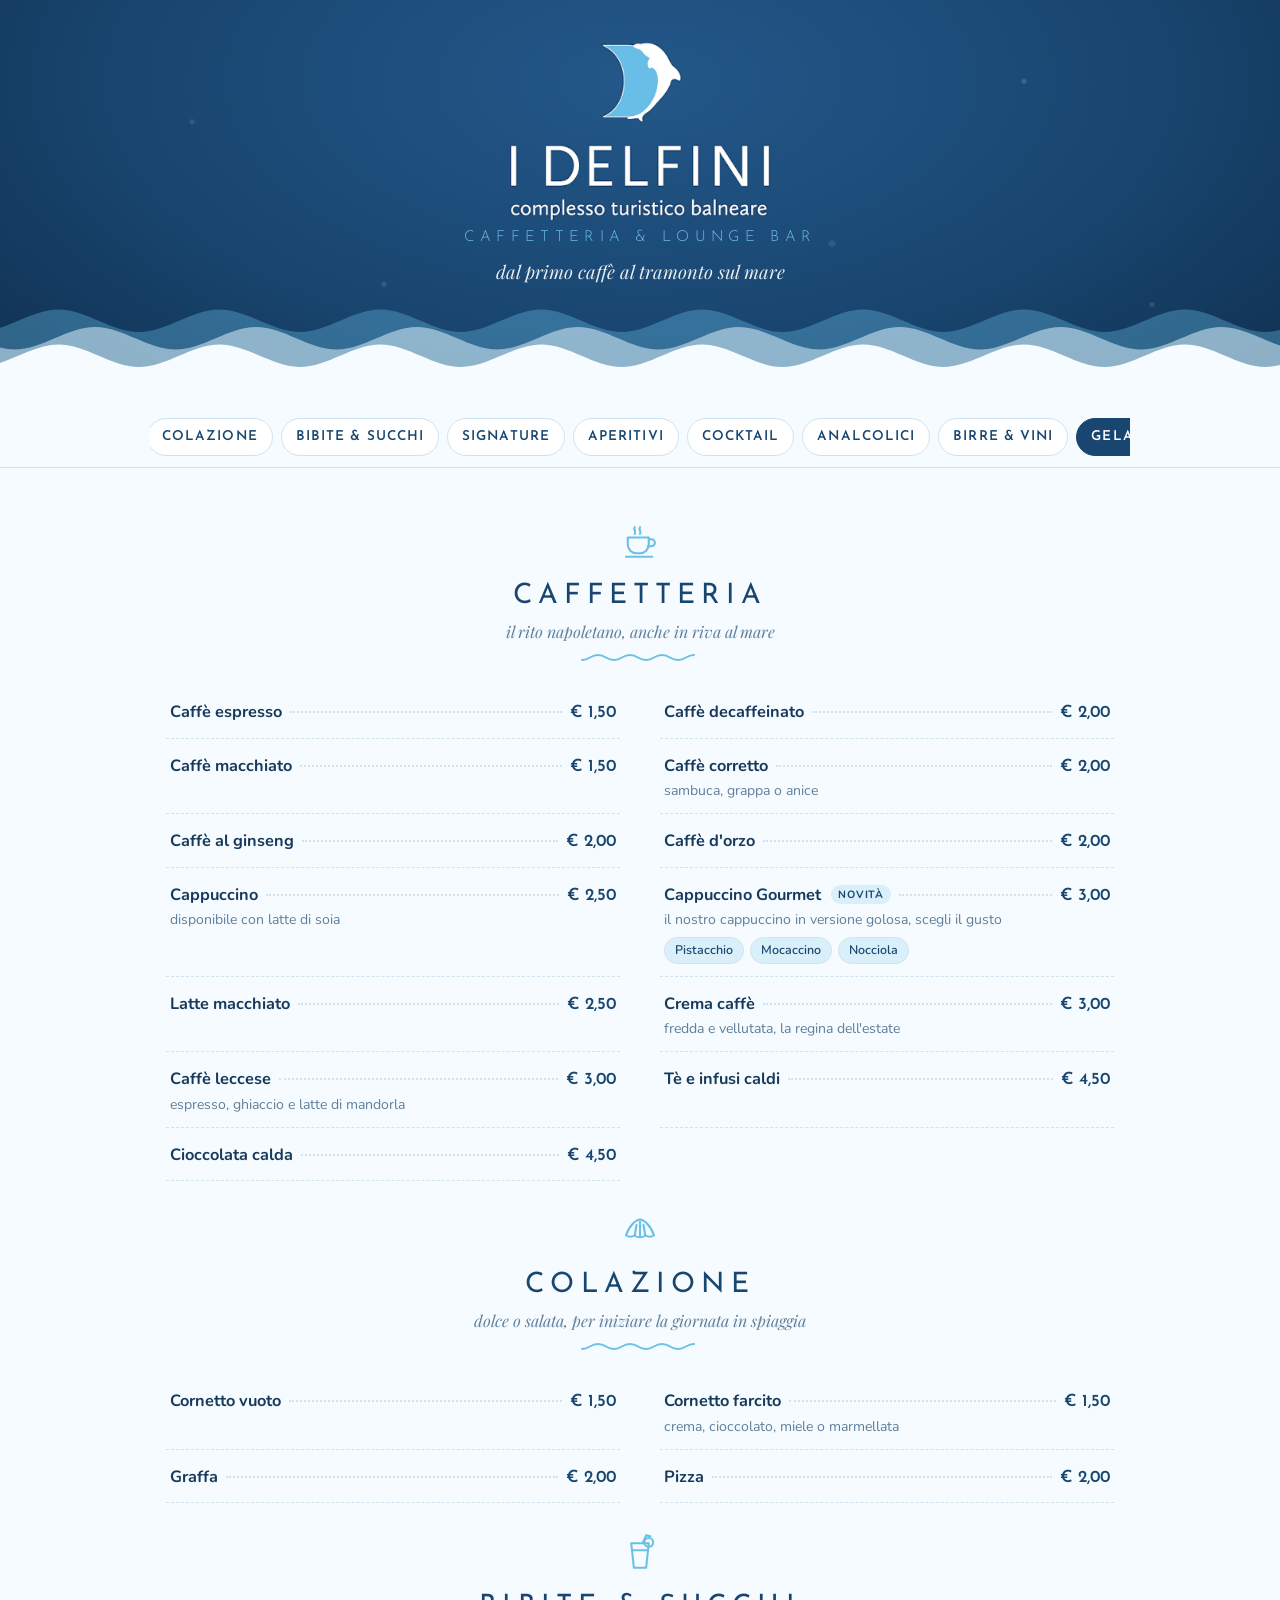
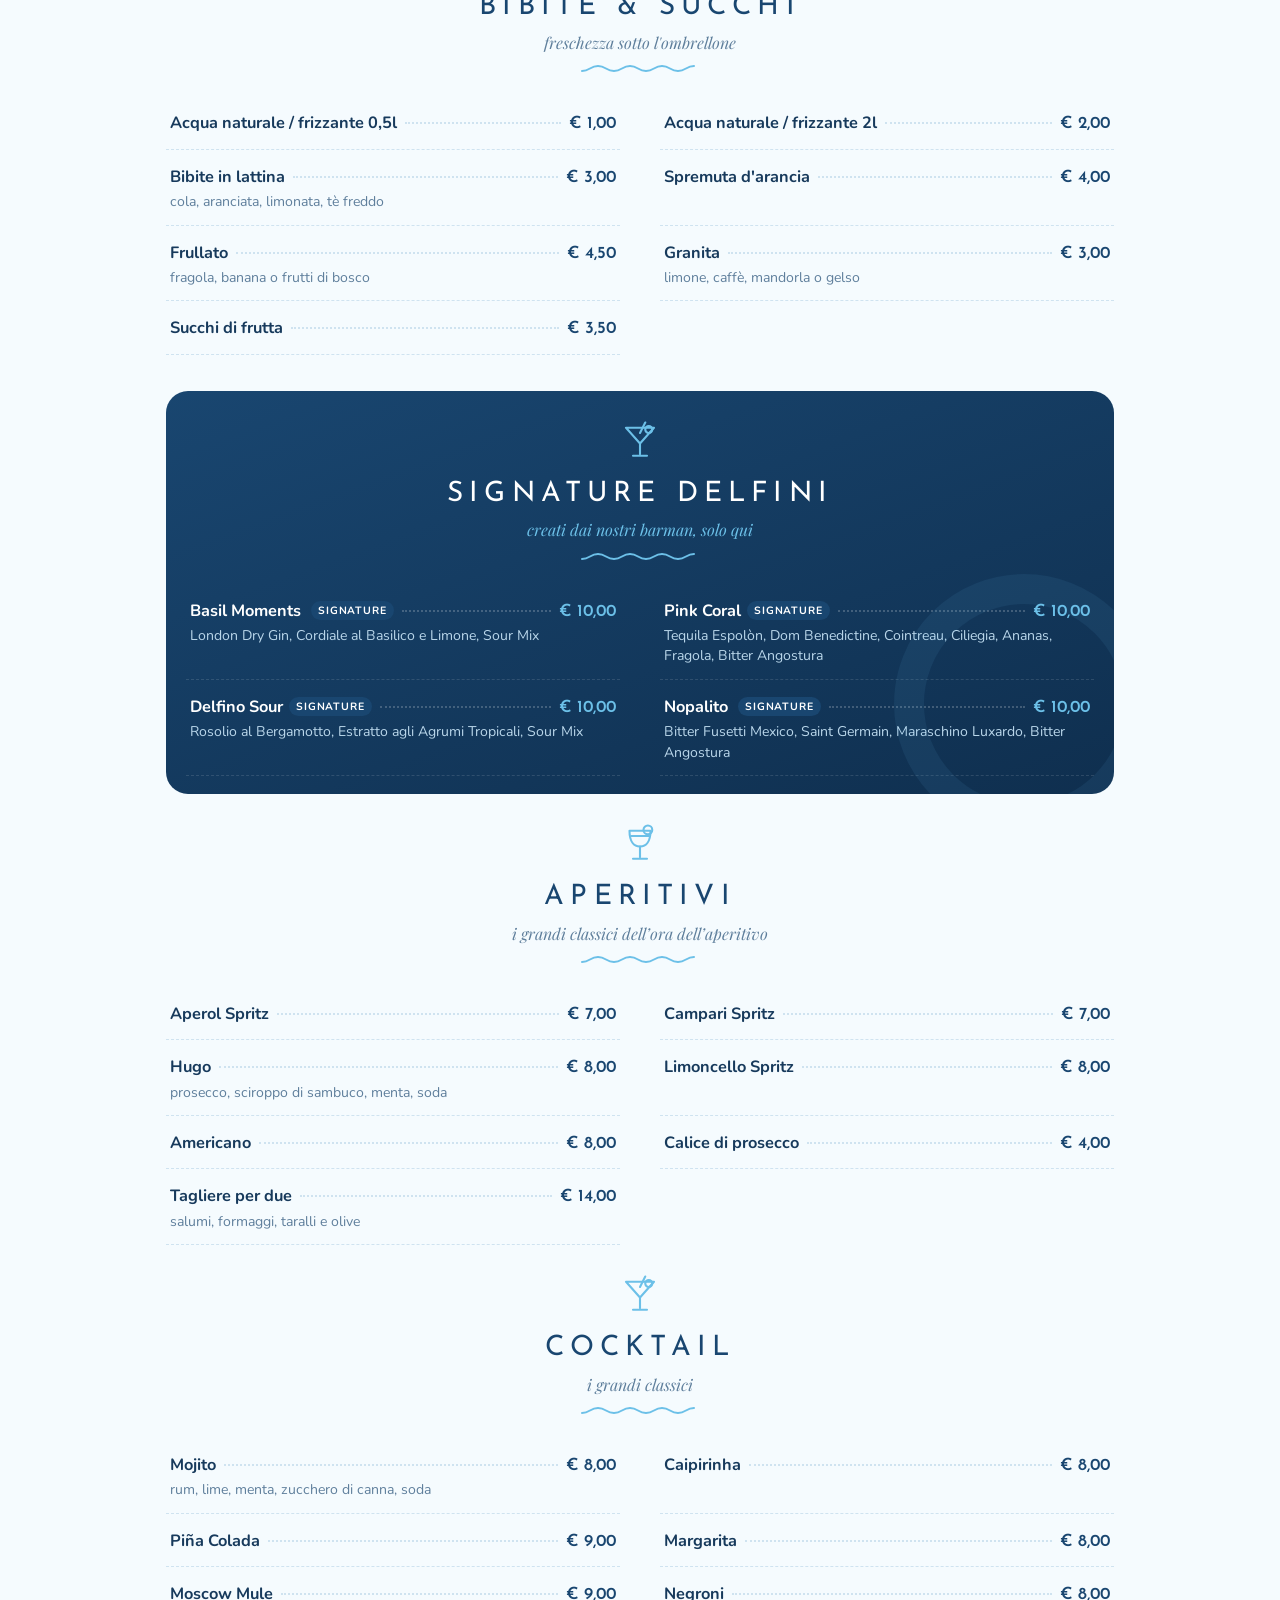
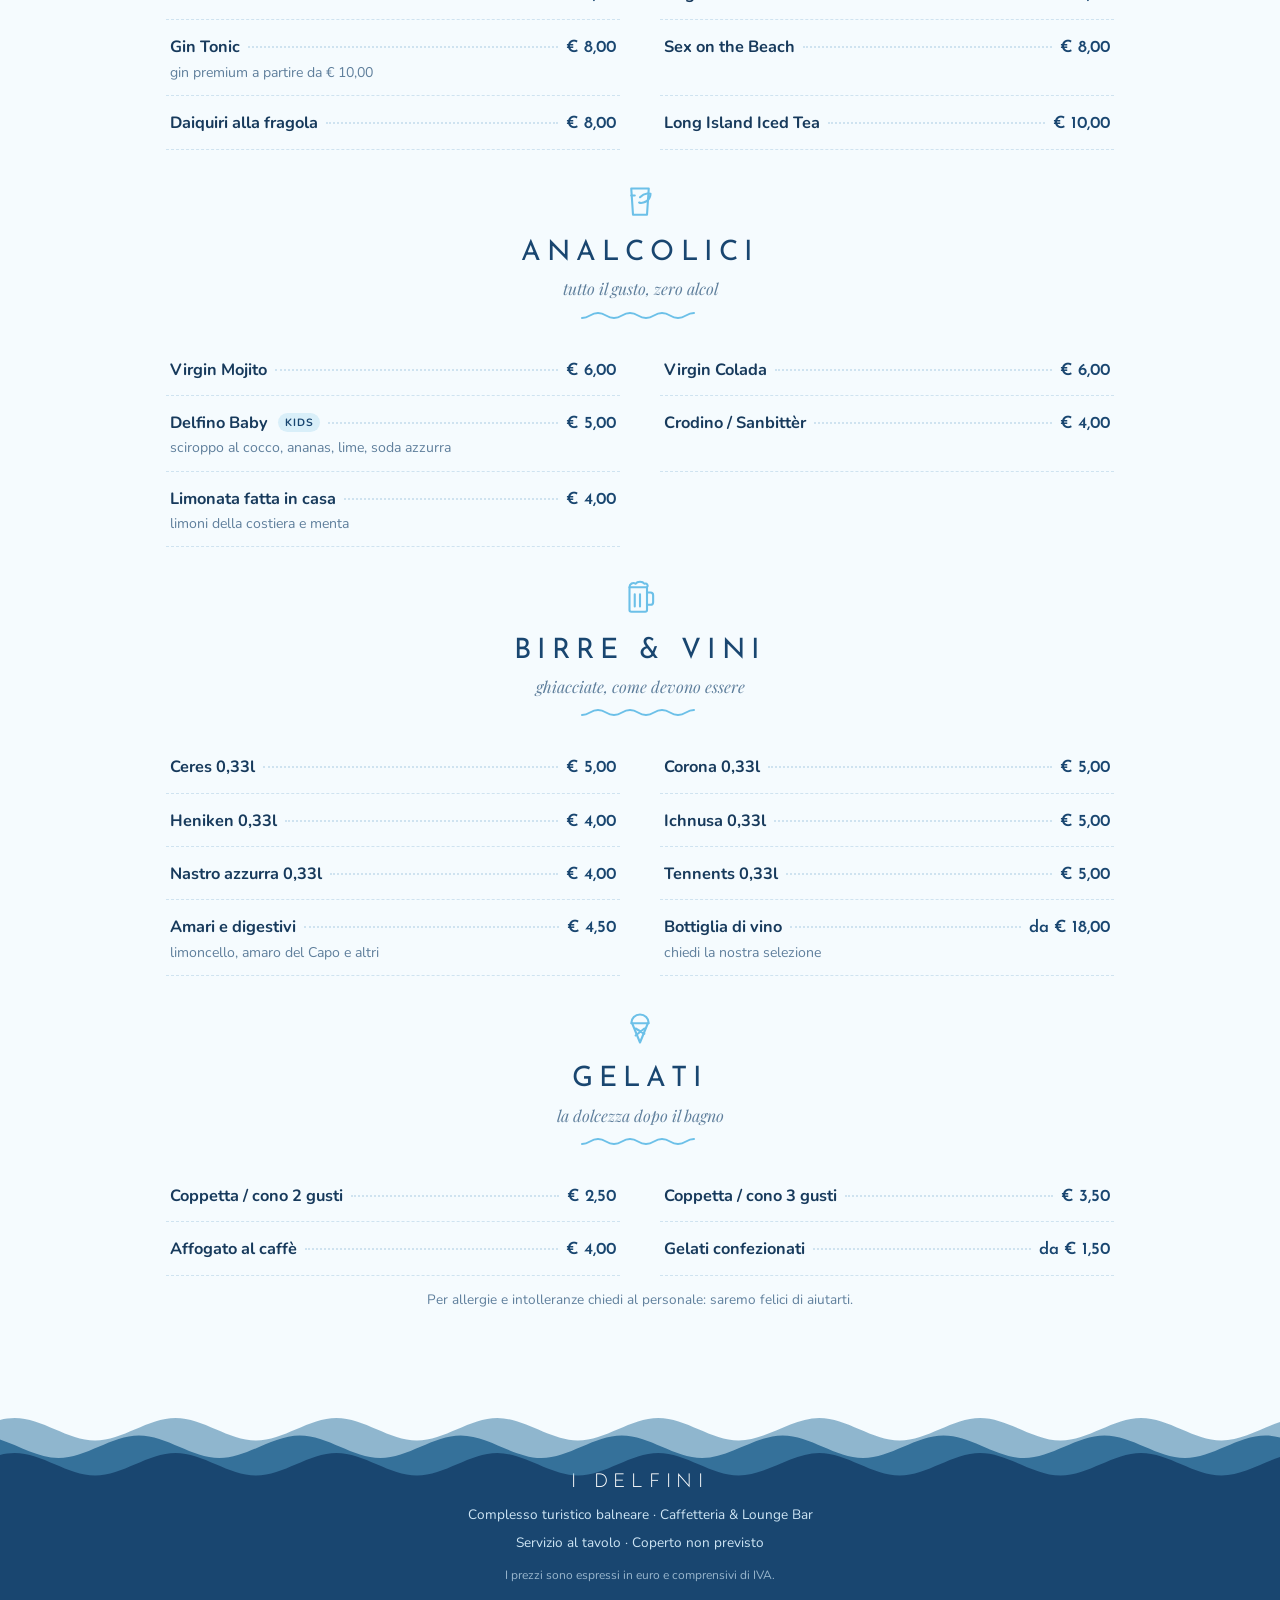
<file: public/index.html>
<!DOCTYPE html>
  <html lang="it">
  <head>
    <meta charset="UTF-8">
    <meta name="viewport" content="width=device-width, initial-scale=1">
    <link rel="icon" href="favicon.ico" sizes="48x48">
    <link rel="icon" type="image/png" sizes="32x32" href="img/favicon-32x32.png">
    <link rel="icon" type="image/png" sizes="192x192" href="img/icon-192.png">
    <link rel="apple-touch-icon" href="img/apple-touch-icon.png">
    <meta name="theme-color" content="#194670">
    <title>Menu – Lido I Delfini</title>
    <link rel="stylesheet" href="css/fonts.css">
    <link rel="stylesheet" href="css/style.css">
  </head>
  <body>

  <!-- simboli SVG riutilizzabili -->
  <svg width="0" height="0" style="position:absolute" aria-hidden="true">
    <defs>
      <path id="wave" d="M-200 44c30 0 58-18 88-18 s58 18 88 18 58-18 88-18 s58 18 88 18 58-18 88-18 s58 18 88 18 58-18 88-18 s58 18 88 18 58-18 88-18 s58 18 88 18 58-18 88-18 s58 18 88 18 58-18 88-18 s58 18 88 18 58-18 88-18 s58 18 88 18 58-18 88-18 s58 18 88 18 58-18 88-18 s58 18 88 18 58-18 88-18 s58 18 88 18 58-18 88-18 s58 18 88 18v60H-200z"/>
    </defs>
    <symbol id="i-coffee" viewBox="0 0 48 48"><g fill="none" stroke="currentColor" stroke-width="2.4" stroke-linecap="round" stroke-linejoin="round"><path d="M10 20h24v8a10 10 0 0 1-10 10h-4a10 10 0 0 1-10-10z"/><path d="M34 22h3a4 4 0 0 1 0 8h-4"/><path d="M8 42h30"/><path d="M18 8c-2 3 2 5 0 8M24 8c-2 3 2 5 0 8"/></g></symbol>
    <symbol id="i-croissant" viewBox="0 0 48 48"><g fill="none" stroke="currentColor" stroke-width="2.4" stroke-linecap="round" stroke-linejoin="round"><path d="M8 30c4-12 12-18 16-18s12 6 16 18c-3 2-7 2-10 0-2 3-10 3-12 0-3 2-7 2-10 0z"/><path d="M18 30l2-12M30 30l-2-12M24 31V14"/></g></symbol>
    <symbol id="i-juice" viewBox="0 0 48 48"><g fill="none" stroke="currentColor" stroke-width="2.4" stroke-linecap="round" stroke-linejoin="round"><path d="M14 14h20l-3 28H17z"/><path d="M15 22h18"/><path d="M27 14l4-9 5 1"/><circle cx="34" cy="13" r="5"/></g></symbol>
    <symbol id="i-spritz" viewBox="0 0 48 48"><g fill="none" stroke="currentColor" stroke-width="2.4" stroke-linecap="round" stroke-linejoin="round"><path d="M12 10h24c0 12-5 18-12 18S12 22 12 10z"/><path d="M24 28v12M16 42h16"/><circle cx="33" cy="9" r="5"/><path d="M14 16h20"/></g></symbol>
    <symbol id="i-cocktail" viewBox="0 0 48 48"><g fill="none" stroke="currentColor" stroke-width="2.4" stroke-linecap="round" stroke-linejoin="round"><path d="M8 10h32L24 28z"/><path d="M24 28v12M16 42h16"/><path d="M30 4l-6 12"/><circle cx="34" cy="12" r="4"/></g></symbol>
    <symbol id="i-leaf" viewBox="0 0 48 48"><g fill="none" stroke="currentColor" stroke-width="2.4" stroke-linecap="round" stroke-linejoin="round"><path d="M14 12h20l-2 30H16z"/><path d="M24 22c6-6 12-4 12-4s0 8-8 10c-3 1-5 0-5 0"/><path d="M14 20h4"/></g></symbol>
    <symbol id="i-beer" viewBox="0 0 48 48"><g fill="none" stroke="currentColor" stroke-width="2.4" stroke-linecap="round" stroke-linejoin="round"><path d="M12 14h20v26a2 2 0 0 1-2 2H14a2 2 0 0 1-2-2z"/><path d="M32 20h4a3 3 0 0 1 3 3v8a3 3 0 0 1-3 3h-4"/><path d="M12 14c0-4 4-6 7-4 2-3 8-3 10 0 3-1 5 2 3 4"/><path d="M18 22v14M24 22v14"/></g></symbol>
    <symbol id="i-icecream" viewBox="0 0 48 48"><g fill="none" stroke="currentColor" stroke-width="2.4" stroke-linecap="round" stroke-linejoin="round"><path d="M14 22a10 10 0 0 1 20 0z"/><path d="M15 22l9 22 9-22"/><path d="M19 28l10 6M29 28l-10 8"/></g></symbol>
    <symbol id="i-divider" viewBox="0 0 120 14"><path d="M2 7c8 0 8-5 16-5s8 5 16 5 8-5 16-5 8 5 16 5 8-5 16-5 8 5 16 5 8-5 16-5" fill="none" stroke="#6cc0e8" stroke-width="2" stroke-linecap="round"/></symbol>
  </svg>

  <header class="hero">
    <img class="logo" src="img/logo.png" alt="I Delfini – complesso turistico balneare">
    <div class="tagline">Caffetteria &amp; Lounge Bar</div>
    <div class="tagline-sub">dal primo caffè al tramonto sul mare</div>
    <svg class="waves" viewBox="0 24 1400 88" preserveAspectRatio="none" aria-hidden="true">
      <use href="#wave" x="0" y="8" fill="#6cc0e8"/>
      <use href="#wave" x="40" y="22" fill="#d9eff9"/>
      <use href="#wave" x="0" y="36" fill="#f5fbfe"/>
    </svg>
  </header>

  <nav>
    <ul>
      <li><a href="#caffetteria">Caffetteria</a></li>
      <li><a href="#colazione">Colazione</a></li>
      <li><a href="#fresche">Bibite &amp; Succhi</a></li>
      <li><a href="#signature">Signature</a></li>
      <li><a href="#aperitivi">Aperitivi</a></li>
      <li><a href="#cocktail">Cocktail</a></li>
      <li><a href="#analcolici">Analcolici</a></li>
      <li><a href="#birre">Birre &amp; Vini</a></li>
      <li><a href="#gelati">Gelati</a></li>
    </ul>
  </nav>

  <main>

    <!-- CAFFETTERIA -->
    <section id="caffetteria">
      <div class="sec-head">
        <svg class="icon"><use href="#i-coffee"/></svg>
        <h2>Caffetteria</h2>
        <p>il rito napoletano, anche in riva al mare</p>
        <svg class="divider"><use href="#i-divider"/></svg>
      </div>
      <div class="grid">
        <div class="item"><div class="row"><span class="name">Caffè espresso</span><span class="dots"></span><span class="price">€ 1,50</span></div></div>
        <div class="item"><div class="row"><span class="name">Caffè decaffeinato</span><span class="dots"></span><span class="price">€ 2,00</span></div></div>
        <div class="item"><div class="row"><span class="name">Caffè macchiato</span><span class="dots"></span><span class="price">€ 1,50</span></div></div>
        <div class="item"><div class="row"><span class="name">Caffè corretto</span><span class="dots"></span><span class="price">€ 2,00</span></div><div class="desc">sambuca, grappa o anice</div></div>
        <div class="item"><div class="row"><span class="name">Caffè al ginseng</span><span class="dots"></span><span class="price">€ 2,00</span></div></div>
        <div class="item"><div class="row"><span class="name">Caffè d'orzo</span><span class="dots"></span><span class="price">€ 2,00</span></div></div>
        <div class="item"><div class="row"><span class="name">Cappuccino</span><span class="dots"></span><span class="price">€ 2,50</span></div><div class="desc">disponibile con latte di soia</div></div>
        <div class="item">
          <div class="row">
            <span class="name">Cappuccino Gourmet <span class="tag">Novità</span></span>
            <span class="dots"></span>
            <span class="price">€ 3,00</span>
          </div>
          <div class="desc">il nostro cappuccino in versione golosa, scegli il gusto</div>
          <div class="variants">
            <span class="variant">Pistacchio</span>
            <span class="variant">Mocaccino</span>
            <span class="variant">Nocciola</span>
          </div>
        </div>
        <div class="item"><div class="row"><span class="name">Latte macchiato</span><span class="dots"></span><span class="price">€ 2,50</span></div></div>
        <div class="item"><div class="row"><span class="name">Crema caffè</span><span class="dots"></span><span class="price">€ 3,00</span></div><div class="desc">fredda e vellutata, la regina dell'estate</div></div>
        <div class="item"><div class="row"><span class="name">Caffè leccese</span><span class="dots"></span><span class="price">€ 3,00</span></div><div class="desc">espresso, ghiaccio e latte di mandorla</div></div>
        <div class="item"><div class="row"><span class="name">Tè e infusi caldi</span><span class="dots"></span><span class="price">€ 4,50</span></div></div>
        <div class="item"><div class="row"><span class="name">Cioccolata calda</span><span class="dots"></span><span class="price">€ 4,50</span></div></div>
      </div>
    </section>

    <!-- COLAZIONE -->
    <section id="colazione">
      <div class="sec-head">
        <svg class="icon"><use href="#i-croissant"/></svg>
        <h2>Colazione</h2>
        <p>dolce o salata, per iniziare la giornata in spiaggia</p>
        <svg class="divider"><use href="#i-divider"/></svg>
      </div>
      <div class="grid">
        <div class="item"><div class="row"><span class="name">Cornetto vuoto</span><span class="dots"></span><span class="price">€ 1,50</span></div></div>
        <div class="item"><div class="row"><span class="name">Cornetto farcito</span><span class="dots"></span><span class="price">€ 1,50</span></div><div class="desc">crema, cioccolato, miele o marmellata</div></div>
        <div class="item"><div class="row"><span class="name">Graffa</span><span class="dots"></span><span class="price">€ 2,00</span></div></div>
        <div class="item"><div class="row"><span class="name">Pizza</span><span class="dots"></span><span class="price">€ 2,00</span></div></div>
      </div>
    </section>

    <!-- BIBITE E SUCCHI -->
    <section id="fresche">
      <div class="sec-head">
        <svg class="icon"><use href="#i-juice"/></svg>
        <h2>Bibite &amp; Succhi</h2>
        <p>freschezza sotto l'ombrellone</p>
        <svg class="divider"><use href="#i-divider"/></svg>
      </div>
      <div class="grid">
        <div class="item"><div class="row"><span class="name">Acqua naturale / frizzante 0,5l</span><span class="dots"></span><span class="price">€ 1,00</span></div></div>
        <div class="item"><div class="row"><span class="name">Acqua naturale / frizzante 2l</span><span class="dots"></span><span class="price">€ 2,00</span></div></div>
        <div class="item"><div class="row"><span class="name">Bibite in lattina</span><span class="dots"></span><span class="price">€ 3,00</span></div><div class="desc">cola, aranciata, limonata, tè freddo</div></div>
        <div class="item"><div class="row"><span class="name">Spremuta d'arancia</span><span class="dots"></span><span class="price">€ 4,00</span></div></div>
        <div class="item"><div class="row"><span class="name">Frullato</span><span class="dots"></span><span class="price">€ 4,50</span></div><div class="desc">fragola, banana o frutti di bosco</div></div>
        <div class="item"><div class="row"><span class="name">Granita</span><span class="dots"></span><span class="price">€ 3,00</span></div><div class="desc">limone, caffè, mandorla o gelso</div></div>
        <div class="item"><div class="row"><span class="name">Succhi di frutta</span><span class="dots"></span><span class="price">€ 3,50</span></div></div>
      </div>
    </section>

    <!-- SIGNATURE -->
    <section id="signature">
      <div class="signature">
        <div class="sec-head">
          <svg class="icon"><use href="#i-cocktail"/></svg>
          <h2>Signature Delfini</h2>
          <p>creati dai nostri barman, solo qui</p>
          <svg class="divider"><use href="#i-divider"/></svg>
        </div>
        <div class="grid">
          <div class="item"><div class="row"><span class="name">Basil Moments <span class="tag sig">Signature</span></span><span class="dots"></span><span class="price">€ 10,00</span></div><div class="desc">London Dry Gin, Cordiale al Basilico e Limone, Sour Mix</div></div>
          <div class="item"><div class="row"><span class="name">Pink Coral<span class="tag sig">Signature</span></span><span class="dots"></span><span class="price">€ 10,00</span></div><div class="desc">Tequila Espolòn, Dom Benedictine, Cointreau, Ciliegia, Ananas, Fragola, Bitter Angostura</div></div>
          <div class="item"><div class="row"><span class="name">Delfino Sour<span class="tag sig">Signature</span></span><span class="dots"></span><span class="price">€ 10,00</span></div><div class="desc">Rosolio al Bergamotto, Estratto agli Agrumi Tropicali, Sour Mix</div></div>
          <div class="item"><div class="row"><span class="name">Nopalito <span class="tag sig">Signature</span></span><span class="dots"></span><span class="price">€ 10,00</span></div><div class="desc">Bitter Fusetti Mexico, Saint Germain, Maraschino Luxardo, Bitter Angostura</div></div>
        </div>
      </div>
    </section>

    <!-- APERITIVI -->
    <section id="aperitivi">
      <div class="sec-head">
        <svg class="icon"><use href="#i-spritz"/></svg>
        <h2>Aperitivi</h2>
        <p>i grandi classici dell’ora dell’aperitivo</p>
        <svg class="divider"><use href="#i-divider"/></svg>
      </div>
      <div class="grid">
        <div class="item"><div class="row"><span class="name">Aperol Spritz</span><span class="dots"></span><span class="price">€ 7,00</span></div></div>
        <div class="item"><div class="row"><span class="name">Campari Spritz</span><span class="dots"></span><span class="price">€ 7,00</span></div></div>
        <div class="item"><div class="row"><span class="name">Hugo</span><span class="dots"></span><span class="price">€ 8,00</span></div><div class="desc">prosecco, sciroppo di sambuco, menta, soda</div></div>
        <div class="item"><div class="row"><span class="name">Limoncello Spritz</span><span class="dots"></span><span class="price">€ 8,00</span></div></div>
        <div class="item"><div class="row"><span class="name">Americano</span><span class="dots"></span><span class="price">€ 8,00</span></div></div>
        <div class="item"><div class="row"><span class="name">Calice di prosecco</span><span class="dots"></span><span class="price">€ 4,00</span></div></div>
        <div class="item"><div class="row"><span class="name">Tagliere per due</span><span class="dots"></span><span class="price">€ 14,00</span></div><div class="desc">salumi, formaggi, taralli e olive</div></div>
      </div>
    </section>

    <!-- COCKTAIL -->
    <section id="cocktail">
      <div class="sec-head">
        <svg class="icon"><use href="#i-cocktail"/></svg>
        <h2>Cocktail</h2>
        <p>i grandi classici</p>
        <svg class="divider"><use href="#i-divider"/></svg>
      </div>
      <div class="grid">
        <div class="item"><div class="row"><span class="name">Mojito</span><span class="dots"></span><span class="price">€ 8,00</span></div><div class="desc">rum, lime, menta, zucchero di canna, soda</div></div>
        <div class="item"><div class="row"><span class="name">Caipirinha</span><span class="dots"></span><span class="price">€ 8,00</span></div></div>
        <div class="item"><div class="row"><span class="name">Piña Colada</span><span class="dots"></span><span class="price">€ 9,00</span></div></div>
        <div class="item"><div class="row"><span class="name">Margarita</span><span class="dots"></span><span class="price">€ 8,00</span></div></div>
        <div class="item"><div class="row"><span class="name">Moscow Mule</span><span class="dots"></span><span class="price">€ 9,00</span></div></div>
        <div class="item"><div class="row"><span class="name">Negroni</span><span class="dots"></span><span class="price">€ 8,00</span></div></div>
        <div class="item"><div class="row"><span class="name">Gin Tonic</span><span class="dots"></span><span class="price">€ 8,00</span></div><div class="desc">gin premium a partire da € 10,00</div></div>
        <div class="item"><div class="row"><span class="name">Sex on the Beach</span><span class="dots"></span><span class="price">€ 8,00</span></div></div>
        <div class="item"><div class="row"><span class="name">Daiquiri alla fragola</span><span class="dots"></span><span class="price">€ 8,00</span></div></div>
        <div class="item"><div class="row"><span class="name">Long Island Iced Tea</span><span class="dots"></span><span class="price">€ 10,00</span></div></div>
      </div>
    </section>

    <!-- ANALCOLICI -->
    <section id="analcolici">
      <div class="sec-head">
        <svg class="icon"><use href="#i-leaf"/></svg>
        <h2>Analcolici</h2>
        <p>tutto il gusto, zero alcol</p>
        <svg class="divider"><use href="#i-divider"/></svg>
      </div>
      <div class="grid">
        <div class="item"><div class="row"><span class="name">Virgin Mojito</span><span class="dots"></span><span class="price">€ 6,00</span></div></div>
        <div class="item"><div class="row"><span class="name">Virgin Colada</span><span class="dots"></span><span class="price">€ 6,00</span></div></div>
        <div class="item"><div class="row"><span class="name">Delfino Baby <span class="tag">Kids</span></span><span class="dots"></span><span class="price">€ 5,00</span></div><div class="desc">sciroppo al cocco, ananas, lime, soda azzurra</div></div>
        <div class="item"><div class="row"><span class="name">Crodino / Sanbittèr</span><span class="dots"></span><span class="price">€ 4,00</span></div></div>
        <div class="item"><div class="row"><span class="name">Limonata fatta in casa</span><span class="dots"></span><span class="price">€ 4,00</span></div><div class="desc">limoni della costiera e menta</div></div>
      </div>
    </section>

    <!-- BIRRE E VINI -->
    <section id="birre">
      <div class="sec-head">
        <svg class="icon"><use href="#i-beer"/></svg>
        <h2>Birre &amp; Vini</h2>
        <p>ghiacciate, come devono essere</p>
        <svg class="divider"><use href="#i-divider"/></svg>
      </div>
      <div class="grid">
        <div class="item"><div class="row"><span class="name">Ceres 0,33l</span><span class="dots"></span><span class="price">€ 5,00</span></div></div>
        <div class="item"><div class="row"><span class="name">Corona 0,33l</span><span class="dots"></span><span class="price">€ 5,00</span></div></div>
        <div class="item"><div class="row"><span class="name">Heniken 0,33l</span><span class="dots"></span><span class="price">€ 4,00</span></div></div>
        <div class="item"><div class="row"><span class="name">Ichnusa 0,33l</span><span class="dots"></span><span class="price">€ 5,00</span></div></div>
        <div class="item"><div class="row"><span class="name">Nastro azzurra 0,33l</span><span class="dots"></span><span class="price">€ 4,00</span></div></div>
        <div class="item"><div class="row"><span class="name">Tennents 0,33l</span><span class="dots"></span><span class="price">€ 5,00</span></div></div>
        <div class="item"><div class="row"><span class="name">Amari e digestivi</span><span class="dots"></span><span class="price">€ 4,50</span></div><div class="desc">limoncello, amaro del Capo e altri</div></div>
        <div class="item"><div class="row"><span class="name">Bottiglia di vino</span><span class="dots"></span><span class="price">da € 18,00</span></div><div class="desc">chiedi la nostra selezione</div></div>
      </div>
    </section>

    <!-- GELATI -->
    <section id="gelati">
      <div class="sec-head">
        <svg class="icon"><use href="#i-icecream"/></svg>
        <h2>Gelati</h2>
        <p>la dolcezza dopo il bagno</p>
        <svg class="divider"><use href="#i-divider"/></svg>
      </div>
      <div class="grid">
        <div class="item"><div class="row"><span class="name">Coppetta / cono 2 gusti</span><span class="dots"></span><span class="price">€ 2,50</span></div></div>
        <div class="item"><div class="row"><span class="name">Coppetta / cono 3 gusti</span><span class="dots"></span><span class="price">€ 3,50</span></div></div>
        <div class="item"><div class="row"><span class="name">Affogato al caffè</span><span class="dots"></span><span class="price">€ 4,00</span></div></div>
        <div class="item"><div class="row"><span class="name">Gelati confezionati</span><span class="dots"></span><span class="price">da € 1,50</span></div></div>
      </div>
      <p class="note">Per allergie e intolleranze chiedi al personale: saremo felici di aiutarti.</p>
    </section>

  </main>

  <footer>
    <svg class="waves" viewBox="0 24 1400 88" preserveAspectRatio="none" aria-hidden="true">
      <use href="#wave" x="0" y="8" fill="#6cc0e8"/>
      <use href="#wave" x="40" y="22" fill="#d9eff9"/>
      <use href="#wave" x="0" y="36" fill="#f5fbfe"/>
    </svg>
    <h3>I Delfini</h3>
    <p>Complesso turistico balneare · Caffetteria &amp; Lounge Bar</p>
    <p>Servizio al tavolo · Coperto non previsto</p>
    <p class="small">I prezzi sono espressi in euro e comprensivi di IVA.</p>
  </footer>

  <script src="js/main.js"></script>
  </body>
</html>
</file>
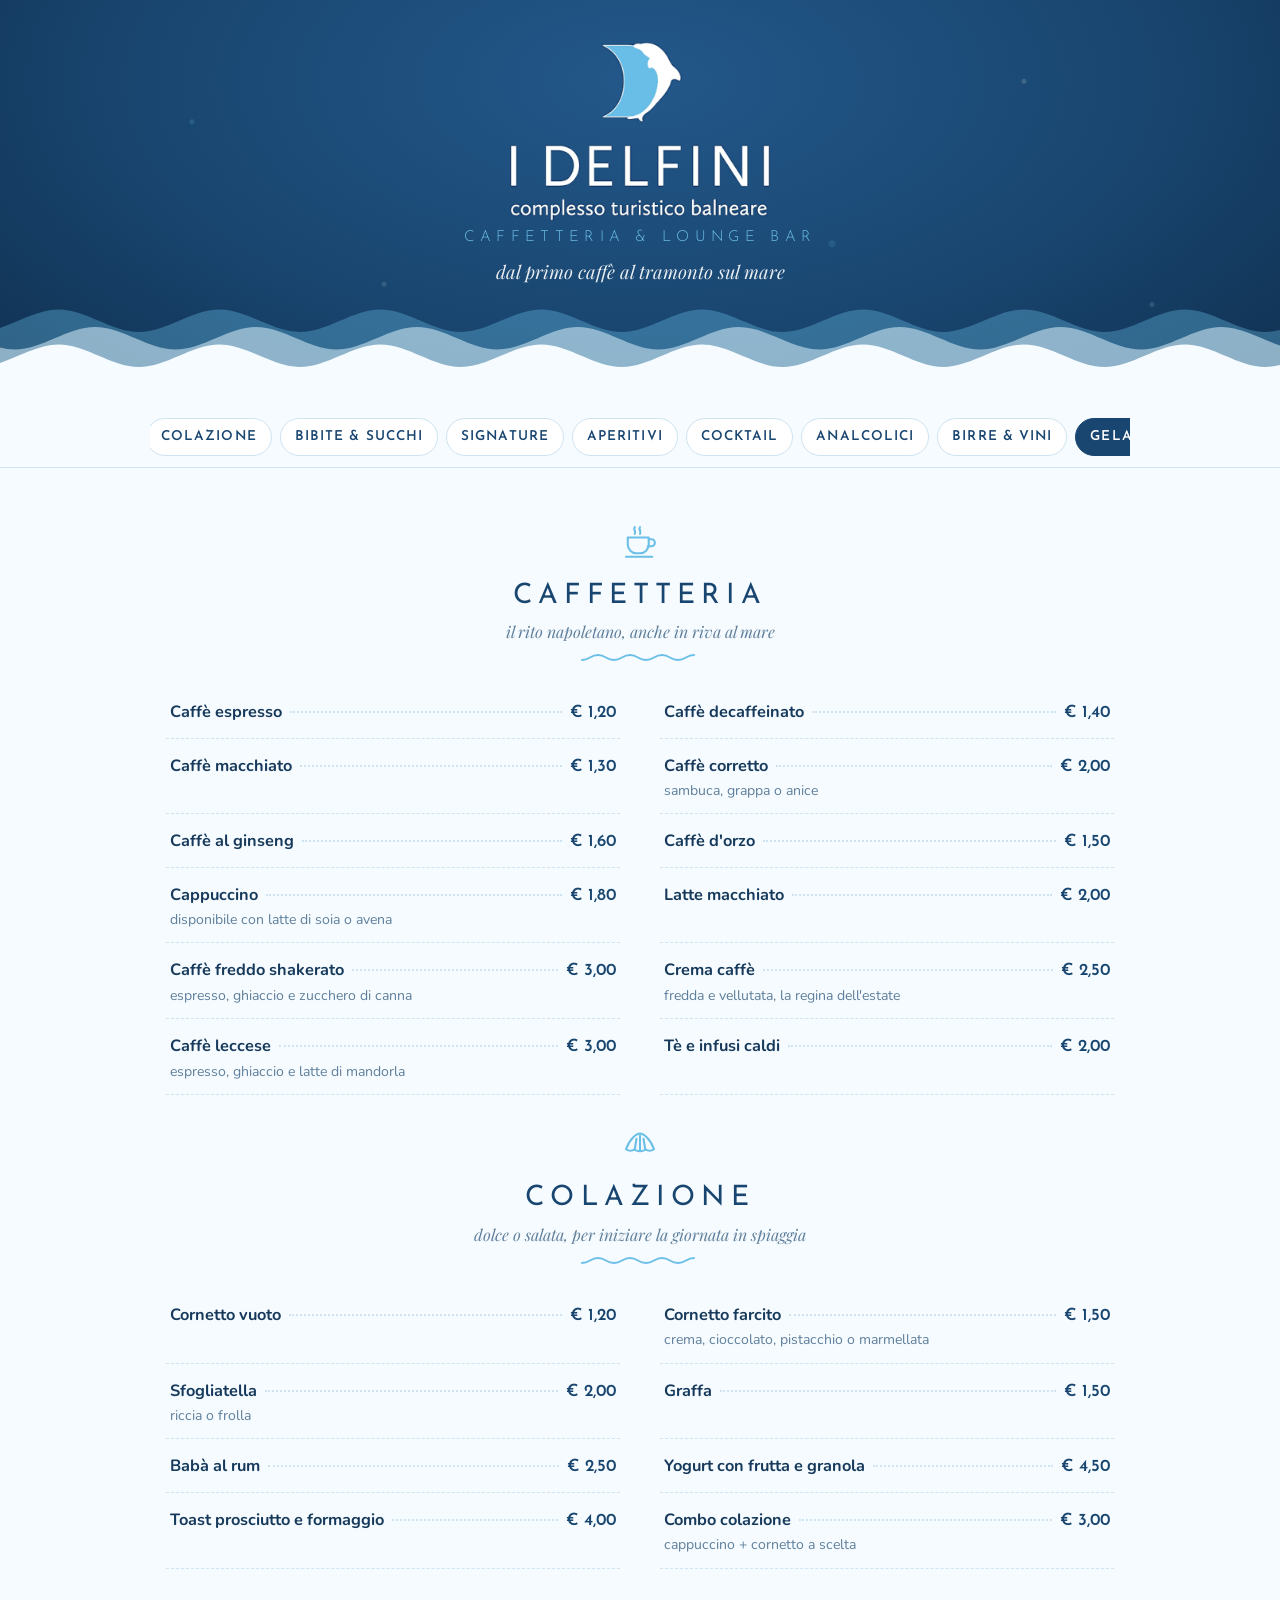
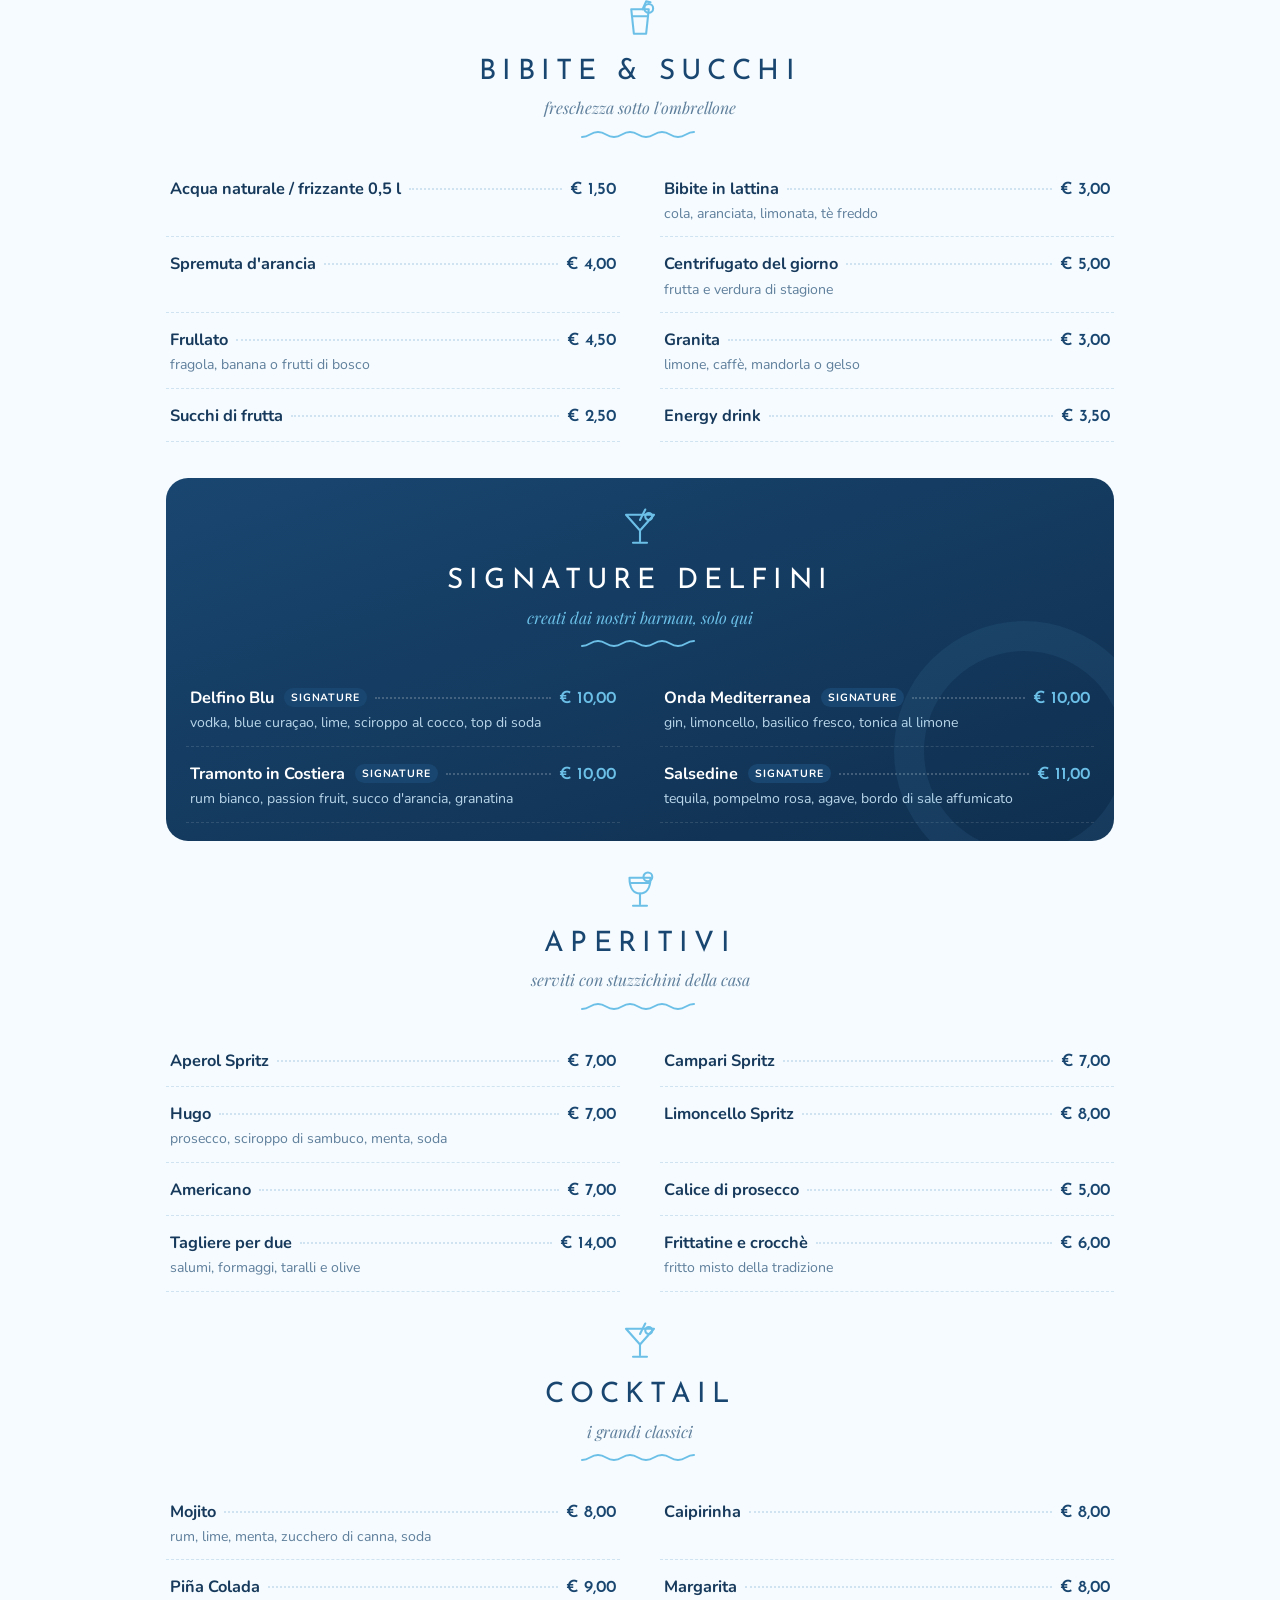
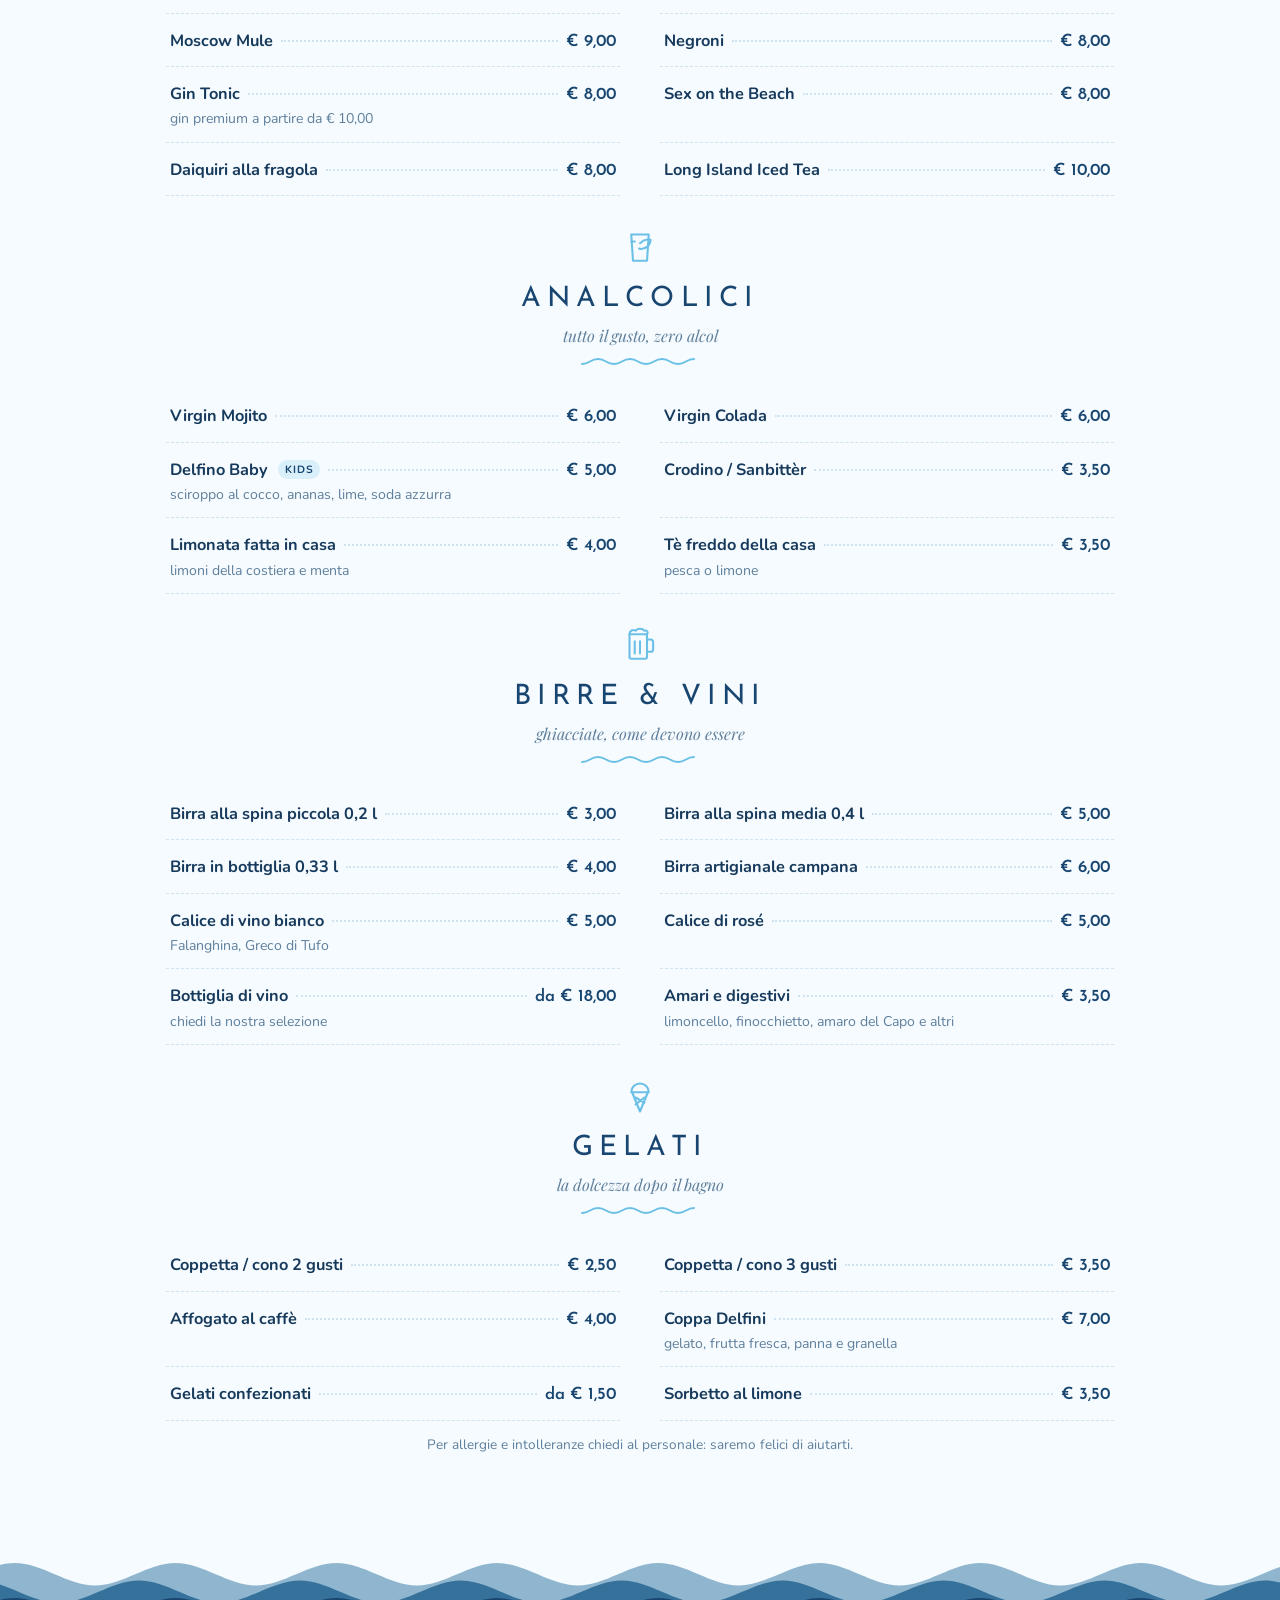
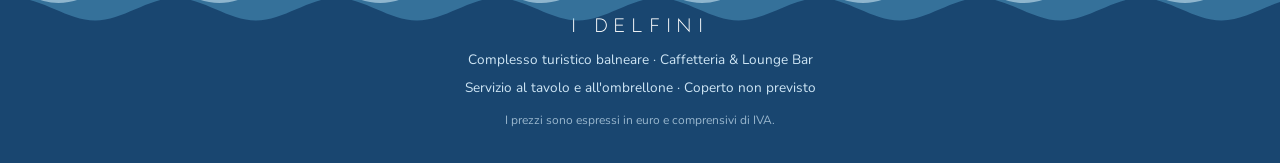
<file: menu-lido-i-delfini.html>
<!DOCTYPE html>
<html lang="it">
<head>
<meta charset="UTF-8">
<meta name="viewport" content="width=device-width, initial-scale=1">
<title>Menu – Lido I Delfini</title>
<link rel="preconnect" href="https://fonts.googleapis.com">
<link rel="preconnect" href="https://fonts.gstatic.com" crossorigin>
<link href="https://fonts.googleapis.com/css2?family=Josefin+Sans:wght@300;400;600&family=Nunito:wght@400;600;700&family=Playfair+Display:ital@1&display=swap" rel="stylesheet">
<style>
  :root{
    --navy:#194670;
    --navy-deep:#0f2f4f;
    --sky:#6cc0e8;
    --sky-soft:#d9eff9;
    --foam:#f5fbfe;
    --sand:#f3e9d7;
    --ink:#173a5c;
    --muted:#5f7f9c;
    --line:#cfe3f0;
  }
  *{box-sizing:border-box;margin:0;padding:0}
  html{scroll-behavior:smooth}
  body{
    font-family:'Nunito',system-ui,sans-serif;
    color:var(--ink);
    background:var(--foam);
    line-height:1.45;
  }

  /* ---------- HERO ---------- */
  .hero{
    position:relative;
    background:radial-gradient(ellipse at 50% 20%, #23588a 0%, var(--navy) 55%, var(--navy-deep) 100%);
    color:#fff;
    text-align:center;
    padding:42px 16px 120px;
    overflow:hidden;
  }
  .hero::before{ /* riflessi di luce sull'acqua */
    content:"";position:absolute;inset:0;
    background:
      radial-gradient(circle at 15% 30%, rgba(108,192,232,.18) 0 2px, transparent 3px),
      radial-gradient(circle at 80% 20%, rgba(255,255,255,.15) 0 2px, transparent 3px),
      radial-gradient(circle at 65% 60%, rgba(108,192,232,.15) 0 3px, transparent 4px),
      radial-gradient(circle at 30% 70%, rgba(255,255,255,.12) 0 2px, transparent 3px),
      radial-gradient(circle at 90% 75%, rgba(255,255,255,.12) 0 2px, transparent 3px);
    pointer-events:none;
  }
  .logo{
    width:min(260px,62vw);
    display:block;margin:0 auto;
    position:relative;z-index:1;
  }
  .tagline{
    position:relative;z-index:1;
    margin-top:6px;
    font-family:'Josefin Sans',sans-serif;
    font-weight:300;
    letter-spacing:.35em;
    text-transform:uppercase;
    font-size:.95rem;
    color:var(--sky);
  }
  .tagline-sub{
    position:relative;z-index:1;
    font-family:'Playfair Display',serif;font-style:italic;
    font-size:1.15rem;margin-top:10px;opacity:.9;
  }
  .waves{
    position:absolute;left:0;bottom:-1px;width:100%;height:110px;
  }
  .waves use{animation:drift 14s linear infinite}
  .waves use:nth-child(1){animation-duration:18s;opacity:.35}
  .waves use:nth-child(2){animation-duration:12s;opacity:.55;animation-direction:reverse}
  .waves use:nth-child(3){animation-duration:9s}
  @keyframes drift{from{transform:translateX(-90px)}to{transform:translateX(85px)}}
  @media (prefers-reduced-motion:reduce){.waves use{animation:none}}

  /* ---------- NAV ---------- */
  nav{
    position:sticky;top:0;z-index:10;
    background:rgba(245,251,254,.94);
    backdrop-filter:blur(8px);
    border-bottom:1px solid var(--line);
  }
  nav ul{
    list-style:none;display:flex;gap:8px;
    overflow-x:auto;scrollbar-width:none;
    padding:12px 16px;max-width:980px;margin:0 auto;
  }
  nav ul::-webkit-scrollbar{display:none}
  nav a{
    display:block;white-space:nowrap;text-decoration:none;
    font-family:'Josefin Sans',sans-serif;font-weight:600;
    font-size:.85rem;letter-spacing:.08em;text-transform:uppercase;
    color:var(--navy);
    padding:8px 14px;border-radius:999px;
    border:1px solid var(--line);background:#fff;
    transition:.2s;
  }
  nav a:hover,nav a.active{background:var(--navy);color:#fff;border-color:var(--navy)}

  /* ---------- MENU ---------- */
  main{max-width:980px;margin:0 auto;padding:24px 16px 40px}
  section{padding-top:28px;scroll-margin-top:70px}
  .sec-head{text-align:center;margin-bottom:22px}
  .sec-head .icon{width:42px;height:42px;margin:0 auto 6px;color:var(--sky)}
  .sec-head h2{
    font-family:'Josefin Sans',sans-serif;font-weight:400;
    font-size:1.75rem;letter-spacing:.22em;text-transform:uppercase;
    color:var(--navy);
  }
  .sec-head p{
    font-family:'Playfair Display',serif;font-style:italic;
    color:var(--muted);margin-top:4px;
  }
  .sec-head .divider{display:block;width:120px;height:14px;margin:10px auto 0}

  .grid{display:grid;grid-template-columns:1fr;gap:4px 40px}
  @media(min-width:760px){.grid{grid-template-columns:1fr 1fr}}

  .item{padding:12px 4px;border-bottom:1px dashed var(--line)}
  .row{display:flex;align-items:baseline;gap:8px}
  .name{font-weight:700;font-size:1.02rem;color:var(--ink)}
  .dots{flex:1;border-bottom:2px dotted var(--line);transform:translateY(-4px);min-width:16px}
  .price{
    font-family:'Josefin Sans',sans-serif;font-weight:600;
    color:var(--navy);font-size:1.05rem;white-space:nowrap;
  }
  .desc{font-size:.88rem;color:var(--muted);margin-top:2px}
  .tag{
    display:inline-block;font-size:.66rem;font-weight:700;letter-spacing:.08em;
    text-transform:uppercase;padding:2px 7px;border-radius:999px;
    background:var(--sky-soft);color:var(--navy);margin-left:6px;vertical-align:2px;
  }
  .tag.sig{background:var(--navy);color:#fff}

  /* card evidenziata per i signature */
  .signature{
    background:linear-gradient(160deg,var(--navy) 0%,var(--navy-deep) 100%);
    color:#fff;border-radius:22px;padding:28px 20px 18px;margin-top:8px;
    position:relative;overflow:hidden;
  }
  .signature::after{
    content:"";position:absolute;right:-40px;bottom:-40px;width:200px;height:200px;
    border-radius:50%;border:30px solid rgba(108,192,232,.08);
  }
  .signature .sec-head h2{color:#fff}
  .signature .sec-head p{color:var(--sky)}
  .signature .name{color:#fff}
  .signature .desc{color:#b9d6ea}
  .signature .price{color:var(--sky)}
  .signature .item{border-bottom-color:rgba(255,255,255,.12)}
  .signature .dots{border-bottom-color:rgba(255,255,255,.2)}

  .note{
    margin-top:14px;font-size:.85rem;color:var(--muted);text-align:center;
  }

  /* ---------- FOOTER ---------- */
  footer{
    position:relative;background:var(--navy);color:#cfe6f5;
    text-align:center;padding:90px 16px 34px;margin-top:30px;
  }
  footer .waves{top:-1px;bottom:auto;transform:rotate(180deg)}
  footer h3{
    font-family:'Josefin Sans',sans-serif;font-weight:300;
    letter-spacing:.3em;text-transform:uppercase;color:#fff;font-size:1.2rem;
  }
  footer p{font-size:.85rem;margin-top:8px;max-width:560px;margin-inline:auto}
  footer .small{opacity:.7;font-size:.75rem;margin-top:14px}

  @media print{
    nav{display:none}
    .waves use{animation:none}
    section{break-inside:avoid}
  }
</style>
</head>
<body>

<!-- simboli SVG riutilizzabili -->
<svg width="0" height="0" style="position:absolute" aria-hidden="true">
  <defs>
    <path id="wave" d="M-200 44c30 0 58-18 88-18 s58 18 88 18 58-18 88-18 s58 18 88 18 58-18 88-18 s58 18 88 18 58-18 88-18 s58 18 88 18 58-18 88-18 s58 18 88 18 58-18 88-18 s58 18 88 18 58-18 88-18 s58 18 88 18 58-18 88-18 s58 18 88 18 58-18 88-18 s58 18 88 18 58-18 88-18 s58 18 88 18 58-18 88-18 s58 18 88 18 58-18 88-18 s58 18 88 18v60H-200z"/>
  </defs>
  <symbol id="i-coffee" viewBox="0 0 48 48"><g fill="none" stroke="currentColor" stroke-width="2.4" stroke-linecap="round" stroke-linejoin="round"><path d="M10 20h24v8a10 10 0 0 1-10 10h-4a10 10 0 0 1-10-10z"/><path d="M34 22h3a4 4 0 0 1 0 8h-4"/><path d="M8 42h30"/><path d="M18 8c-2 3 2 5 0 8M24 8c-2 3 2 5 0 8"/></g></symbol>
  <symbol id="i-croissant" viewBox="0 0 48 48"><g fill="none" stroke="currentColor" stroke-width="2.4" stroke-linecap="round" stroke-linejoin="round"><path d="M8 30c4-12 12-18 16-18s12 6 16 18c-3 2-7 2-10 0-2 3-10 3-12 0-3 2-7 2-10 0z"/><path d="M18 30l2-12M30 30l-2-12M24 31V14"/></g></symbol>
  <symbol id="i-juice" viewBox="0 0 48 48"><g fill="none" stroke="currentColor" stroke-width="2.4" stroke-linecap="round" stroke-linejoin="round"><path d="M14 14h20l-3 28H17z"/><path d="M15 22h18"/><path d="M27 14l4-9 5 1"/><circle cx="34" cy="13" r="5"/></g></symbol>
  <symbol id="i-spritz" viewBox="0 0 48 48"><g fill="none" stroke="currentColor" stroke-width="2.4" stroke-linecap="round" stroke-linejoin="round"><path d="M12 10h24c0 12-5 18-12 18S12 22 12 10z"/><path d="M24 28v12M16 42h16"/><circle cx="33" cy="9" r="5"/><path d="M14 16h20"/></g></symbol>
  <symbol id="i-cocktail" viewBox="0 0 48 48"><g fill="none" stroke="currentColor" stroke-width="2.4" stroke-linecap="round" stroke-linejoin="round"><path d="M8 10h32L24 28z"/><path d="M24 28v12M16 42h16"/><path d="M30 4l-6 12"/><circle cx="34" cy="12" r="4"/></g></symbol>
  <symbol id="i-leaf" viewBox="0 0 48 48"><g fill="none" stroke="currentColor" stroke-width="2.4" stroke-linecap="round" stroke-linejoin="round"><path d="M14 12h20l-2 30H16z"/><path d="M24 22c6-6 12-4 12-4s0 8-8 10c-3 1-5 0-5 0"/><path d="M14 20h4"/></g></symbol>
  <symbol id="i-beer" viewBox="0 0 48 48"><g fill="none" stroke="currentColor" stroke-width="2.4" stroke-linecap="round" stroke-linejoin="round"><path d="M12 14h20v26a2 2 0 0 1-2 2H14a2 2 0 0 1-2-2z"/><path d="M32 20h4a3 3 0 0 1 3 3v8a3 3 0 0 1-3 3h-4"/><path d="M12 14c0-4 4-6 7-4 2-3 8-3 10 0 3-1 5 2 3 4"/><path d="M18 22v14M24 22v14"/></g></symbol>
  <symbol id="i-icecream" viewBox="0 0 48 48"><g fill="none" stroke="currentColor" stroke-width="2.4" stroke-linecap="round" stroke-linejoin="round"><path d="M14 22a10 10 0 0 1 20 0z"/><path d="M15 22l9 22 9-22"/><path d="M19 28l10 6M29 28l-10 8"/></g></symbol>
  <symbol id="i-divider" viewBox="0 0 120 14"><path d="M2 7c8 0 8-5 16-5s8 5 16 5 8-5 16-5 8 5 16 5 8-5 16-5 8 5 16 5 8-5 16-5" fill="none" stroke="#6cc0e8" stroke-width="2" stroke-linecap="round"/></symbol>
</svg>

<header class="hero">
  <img class="logo" src="[data-uri]" alt="I Delfini – complesso turistico balneare">
  <div class="tagline">Caffetteria &amp; Lounge Bar</div>
  <div class="tagline-sub">dal primo caffè al tramonto sul mare</div>
  <svg class="waves" viewBox="0 24 1400 88" preserveAspectRatio="none" aria-hidden="true">
    <use href="#wave" x="0" y="8" fill="#6cc0e8"/>
    <use href="#wave" x="40" y="22" fill="#d9eff9"/>
    <use href="#wave" x="0" y="36" fill="#f5fbfe"/>
  </svg>
</header>

<nav>
  <ul>
    <li><a href="#caffetteria">Caffetteria</a></li>
    <li><a href="#colazione">Colazione</a></li>
    <li><a href="#fresche">Bibite &amp; Succhi</a></li>
    <li><a href="#signature">Signature</a></li>
    <li><a href="#aperitivi">Aperitivi</a></li>
    <li><a href="#cocktail">Cocktail</a></li>
    <li><a href="#analcolici">Analcolici</a></li>
    <li><a href="#birre">Birre &amp; Vini</a></li>
    <li><a href="#gelati">Gelati</a></li>
  </ul>
</nav>

<main>

  <!-- CAFFETTERIA -->
  <section id="caffetteria">
    <div class="sec-head">
      <svg class="icon"><use href="#i-coffee"/></svg>
      <h2>Caffetteria</h2>
      <p>il rito napoletano, anche in riva al mare</p>
      <svg class="divider"><use href="#i-divider"/></svg>
    </div>
    <div class="grid">
      <div class="item"><div class="row"><span class="name">Caffè espresso</span><span class="dots"></span><span class="price">€ 1,20</span></div></div>
      <div class="item"><div class="row"><span class="name">Caffè decaffeinato</span><span class="dots"></span><span class="price">€ 1,40</span></div></div>
      <div class="item"><div class="row"><span class="name">Caffè macchiato</span><span class="dots"></span><span class="price">€ 1,30</span></div></div>
      <div class="item"><div class="row"><span class="name">Caffè corretto</span><span class="dots"></span><span class="price">€ 2,00</span></div><div class="desc">sambuca, grappa o anice</div></div>
      <div class="item"><div class="row"><span class="name">Caffè al ginseng</span><span class="dots"></span><span class="price">€ 1,60</span></div></div>
      <div class="item"><div class="row"><span class="name">Caffè d'orzo</span><span class="dots"></span><span class="price">€ 1,50</span></div></div>
      <div class="item"><div class="row"><span class="name">Cappuccino</span><span class="dots"></span><span class="price">€ 1,80</span></div><div class="desc">disponibile con latte di soia o avena</div></div>
      <div class="item"><div class="row"><span class="name">Latte macchiato</span><span class="dots"></span><span class="price">€ 2,00</span></div></div>
      <div class="item"><div class="row"><span class="name">Caffè freddo shakerato</span><span class="dots"></span><span class="price">€ 3,00</span></div><div class="desc">espresso, ghiaccio e zucchero di canna</div></div>
      <div class="item"><div class="row"><span class="name">Crema caffè</span><span class="dots"></span><span class="price">€ 2,50</span></div><div class="desc">fredda e vellutata, la regina dell'estate</div></div>
      <div class="item"><div class="row"><span class="name">Caffè leccese</span><span class="dots"></span><span class="price">€ 3,00</span></div><div class="desc">espresso, ghiaccio e latte di mandorla</div></div>
      <div class="item"><div class="row"><span class="name">Tè e infusi caldi</span><span class="dots"></span><span class="price">€ 2,00</span></div></div>
    </div>
  </section>

  <!-- COLAZIONE -->
  <section id="colazione">
    <div class="sec-head">
      <svg class="icon"><use href="#i-croissant"/></svg>
      <h2>Colazione</h2>
      <p>dolce o salata, per iniziare la giornata in spiaggia</p>
      <svg class="divider"><use href="#i-divider"/></svg>
    </div>
    <div class="grid">
      <div class="item"><div class="row"><span class="name">Cornetto vuoto</span><span class="dots"></span><span class="price">€ 1,20</span></div></div>
      <div class="item"><div class="row"><span class="name">Cornetto farcito</span><span class="dots"></span><span class="price">€ 1,50</span></div><div class="desc">crema, cioccolato, pistacchio o marmellata</div></div>
      <div class="item"><div class="row"><span class="name">Sfogliatella</span><span class="dots"></span><span class="price">€ 2,00</span></div><div class="desc">riccia o frolla</div></div>
      <div class="item"><div class="row"><span class="name">Graffa</span><span class="dots"></span><span class="price">€ 1,50</span></div></div>
      <div class="item"><div class="row"><span class="name">Babà al rum</span><span class="dots"></span><span class="price">€ 2,50</span></div></div>
      <div class="item"><div class="row"><span class="name">Yogurt con frutta e granola</span><span class="dots"></span><span class="price">€ 4,50</span></div></div>
      <div class="item"><div class="row"><span class="name">Toast prosciutto e formaggio</span><span class="dots"></span><span class="price">€ 4,00</span></div></div>
      <div class="item"><div class="row"><span class="name">Combo colazione</span><span class="dots"></span><span class="price">€ 3,00</span></div><div class="desc">cappuccino + cornetto a scelta</div></div>
    </div>
  </section>

  <!-- BIBITE E SUCCHI -->
  <section id="fresche">
    <div class="sec-head">
      <svg class="icon"><use href="#i-juice"/></svg>
      <h2>Bibite &amp; Succhi</h2>
      <p>freschezza sotto l'ombrellone</p>
      <svg class="divider"><use href="#i-divider"/></svg>
    </div>
    <div class="grid">
      <div class="item"><div class="row"><span class="name">Acqua naturale / frizzante 0,5 l</span><span class="dots"></span><span class="price">€ 1,50</span></div></div>
      <div class="item"><div class="row"><span class="name">Bibite in lattina</span><span class="dots"></span><span class="price">€ 3,00</span></div><div class="desc">cola, aranciata, limonata, tè freddo</div></div>
      <div class="item"><div class="row"><span class="name">Spremuta d'arancia</span><span class="dots"></span><span class="price">€ 4,00</span></div></div>
      <div class="item"><div class="row"><span class="name">Centrifugato del giorno</span><span class="dots"></span><span class="price">€ 5,00</span></div><div class="desc">frutta e verdura di stagione</div></div>
      <div class="item"><div class="row"><span class="name">Frullato</span><span class="dots"></span><span class="price">€ 4,50</span></div><div class="desc">fragola, banana o frutti di bosco</div></div>
      <div class="item"><div class="row"><span class="name">Granita</span><span class="dots"></span><span class="price">€ 3,00</span></div><div class="desc">limone, caffè, mandorla o gelso</div></div>
      <div class="item"><div class="row"><span class="name">Succhi di frutta</span><span class="dots"></span><span class="price">€ 2,50</span></div></div>
      <div class="item"><div class="row"><span class="name">Energy drink</span><span class="dots"></span><span class="price">€ 3,50</span></div></div>
    </div>
  </section>

  <!-- SIGNATURE -->
  <section id="signature">
    <div class="signature">
      <div class="sec-head">
        <svg class="icon"><use href="#i-cocktail"/></svg>
        <h2>Signature Delfini</h2>
        <p>creati dai nostri barman, solo qui</p>
        <svg class="divider"><use href="#i-divider"/></svg>
      </div>
      <div class="grid">
        <div class="item"><div class="row"><span class="name">Delfino Blu <span class="tag sig">Signature</span></span><span class="dots"></span><span class="price">€ 10,00</span></div><div class="desc">vodka, blue curaçao, lime, sciroppo al cocco, top di soda</div></div>
        <div class="item"><div class="row"><span class="name">Onda Mediterranea <span class="tag sig">Signature</span></span><span class="dots"></span><span class="price">€ 10,00</span></div><div class="desc">gin, limoncello, basilico fresco, tonica al limone</div></div>
        <div class="item"><div class="row"><span class="name">Tramonto in Costiera <span class="tag sig">Signature</span></span><span class="dots"></span><span class="price">€ 10,00</span></div><div class="desc">rum bianco, passion fruit, succo d'arancia, granatina</div></div>
        <div class="item"><div class="row"><span class="name">Salsedine <span class="tag sig">Signature</span></span><span class="dots"></span><span class="price">€ 11,00</span></div><div class="desc">tequila, pompelmo rosa, agave, bordo di sale affumicato</div></div>
      </div>
    </div>
  </section>

  <!-- APERITIVI -->
  <section id="aperitivi">
    <div class="sec-head">
      <svg class="icon"><use href="#i-spritz"/></svg>
      <h2>Aperitivi</h2>
      <p>serviti con stuzzichini della casa</p>
      <svg class="divider"><use href="#i-divider"/></svg>
    </div>
    <div class="grid">
      <div class="item"><div class="row"><span class="name">Aperol Spritz</span><span class="dots"></span><span class="price">€ 7,00</span></div></div>
      <div class="item"><div class="row"><span class="name">Campari Spritz</span><span class="dots"></span><span class="price">€ 7,00</span></div></div>
      <div class="item"><div class="row"><span class="name">Hugo</span><span class="dots"></span><span class="price">€ 7,00</span></div><div class="desc">prosecco, sciroppo di sambuco, menta, soda</div></div>
      <div class="item"><div class="row"><span class="name">Limoncello Spritz</span><span class="dots"></span><span class="price">€ 8,00</span></div></div>
      <div class="item"><div class="row"><span class="name">Americano</span><span class="dots"></span><span class="price">€ 7,00</span></div></div>
      <div class="item"><div class="row"><span class="name">Calice di prosecco</span><span class="dots"></span><span class="price">€ 5,00</span></div></div>
      <div class="item"><div class="row"><span class="name">Tagliere per due</span><span class="dots"></span><span class="price">€ 14,00</span></div><div class="desc">salumi, formaggi, taralli e olive</div></div>
      <div class="item"><div class="row"><span class="name">Frittatine e crocchè</span><span class="dots"></span><span class="price">€ 6,00</span></div><div class="desc">fritto misto della tradizione</div></div>
    </div>
  </section>

  <!-- COCKTAIL -->
  <section id="cocktail">
    <div class="sec-head">
      <svg class="icon"><use href="#i-cocktail"/></svg>
      <h2>Cocktail</h2>
      <p>i grandi classici</p>
      <svg class="divider"><use href="#i-divider"/></svg>
    </div>
    <div class="grid">
      <div class="item"><div class="row"><span class="name">Mojito</span><span class="dots"></span><span class="price">€ 8,00</span></div><div class="desc">rum, lime, menta, zucchero di canna, soda</div></div>
      <div class="item"><div class="row"><span class="name">Caipirinha</span><span class="dots"></span><span class="price">€ 8,00</span></div></div>
      <div class="item"><div class="row"><span class="name">Piña Colada</span><span class="dots"></span><span class="price">€ 9,00</span></div></div>
      <div class="item"><div class="row"><span class="name">Margarita</span><span class="dots"></span><span class="price">€ 8,00</span></div></div>
      <div class="item"><div class="row"><span class="name">Moscow Mule</span><span class="dots"></span><span class="price">€ 9,00</span></div></div>
      <div class="item"><div class="row"><span class="name">Negroni</span><span class="dots"></span><span class="price">€ 8,00</span></div></div>
      <div class="item"><div class="row"><span class="name">Gin Tonic</span><span class="dots"></span><span class="price">€ 8,00</span></div><div class="desc">gin premium a partire da € 10,00</div></div>
      <div class="item"><div class="row"><span class="name">Sex on the Beach</span><span class="dots"></span><span class="price">€ 8,00</span></div></div>
      <div class="item"><div class="row"><span class="name">Daiquiri alla fragola</span><span class="dots"></span><span class="price">€ 8,00</span></div></div>
      <div class="item"><div class="row"><span class="name">Long Island Iced Tea</span><span class="dots"></span><span class="price">€ 10,00</span></div></div>
    </div>
  </section>

  <!-- ANALCOLICI -->
  <section id="analcolici">
    <div class="sec-head">
      <svg class="icon"><use href="#i-leaf"/></svg>
      <h2>Analcolici</h2>
      <p>tutto il gusto, zero alcol</p>
      <svg class="divider"><use href="#i-divider"/></svg>
    </div>
    <div class="grid">
      <div class="item"><div class="row"><span class="name">Virgin Mojito</span><span class="dots"></span><span class="price">€ 6,00</span></div></div>
      <div class="item"><div class="row"><span class="name">Virgin Colada</span><span class="dots"></span><span class="price">€ 6,00</span></div></div>
      <div class="item"><div class="row"><span class="name">Delfino Baby <span class="tag">Kids</span></span><span class="dots"></span><span class="price">€ 5,00</span></div><div class="desc">sciroppo al cocco, ananas, lime, soda azzurra</div></div>
      <div class="item"><div class="row"><span class="name">Crodino / Sanbittèr</span><span class="dots"></span><span class="price">€ 3,50</span></div></div>
      <div class="item"><div class="row"><span class="name">Limonata fatta in casa</span><span class="dots"></span><span class="price">€ 4,00</span></div><div class="desc">limoni della costiera e menta</div></div>
      <div class="item"><div class="row"><span class="name">Tè freddo della casa</span><span class="dots"></span><span class="price">€ 3,50</span></div><div class="desc">pesca o limone</div></div>
    </div>
  </section>

  <!-- BIRRE E VINI -->
  <section id="birre">
    <div class="sec-head">
      <svg class="icon"><use href="#i-beer"/></svg>
      <h2>Birre &amp; Vini</h2>
      <p>ghiacciate, come devono essere</p>
      <svg class="divider"><use href="#i-divider"/></svg>
    </div>
    <div class="grid">
      <div class="item"><div class="row"><span class="name">Birra alla spina piccola 0,2 l</span><span class="dots"></span><span class="price">€ 3,00</span></div></div>
      <div class="item"><div class="row"><span class="name">Birra alla spina media 0,4 l</span><span class="dots"></span><span class="price">€ 5,00</span></div></div>
      <div class="item"><div class="row"><span class="name">Birra in bottiglia 0,33 l</span><span class="dots"></span><span class="price">€ 4,00</span></div></div>
      <div class="item"><div class="row"><span class="name">Birra artigianale campana</span><span class="dots"></span><span class="price">€ 6,00</span></div></div>
      <div class="item"><div class="row"><span class="name">Calice di vino bianco</span><span class="dots"></span><span class="price">€ 5,00</span></div><div class="desc">Falanghina, Greco di Tufo</div></div>
      <div class="item"><div class="row"><span class="name">Calice di rosé</span><span class="dots"></span><span class="price">€ 5,00</span></div></div>
      <div class="item"><div class="row"><span class="name">Bottiglia di vino</span><span class="dots"></span><span class="price">da € 18,00</span></div><div class="desc">chiedi la nostra selezione</div></div>
      <div class="item"><div class="row"><span class="name">Amari e digestivi</span><span class="dots"></span><span class="price">€ 3,50</span></div><div class="desc">limoncello, finocchietto, amaro del Capo e altri</div></div>
    </div>
  </section>

  <!-- GELATI -->
  <section id="gelati">
    <div class="sec-head">
      <svg class="icon"><use href="#i-icecream"/></svg>
      <h2>Gelati</h2>
      <p>la dolcezza dopo il bagno</p>
      <svg class="divider"><use href="#i-divider"/></svg>
    </div>
    <div class="grid">
      <div class="item"><div class="row"><span class="name">Coppetta / cono 2 gusti</span><span class="dots"></span><span class="price">€ 2,50</span></div></div>
      <div class="item"><div class="row"><span class="name">Coppetta / cono 3 gusti</span><span class="dots"></span><span class="price">€ 3,50</span></div></div>
      <div class="item"><div class="row"><span class="name">Affogato al caffè</span><span class="dots"></span><span class="price">€ 4,00</span></div></div>
      <div class="item"><div class="row"><span class="name">Coppa Delfini</span><span class="dots"></span><span class="price">€ 7,00</span></div><div class="desc">gelato, frutta fresca, panna e granella</div></div>
      <div class="item"><div class="row"><span class="name">Gelati confezionati</span><span class="dots"></span><span class="price">da € 1,50</span></div></div>
      <div class="item"><div class="row"><span class="name">Sorbetto al limone</span><span class="dots"></span><span class="price">€ 3,50</span></div></div>
    </div>
    <p class="note">Per allergie e intolleranze chiedi al personale: saremo felici di aiutarti.</p>
  </section>

</main>

<footer>
  <svg class="waves" viewBox="0 24 1400 88" preserveAspectRatio="none" aria-hidden="true">
    <use href="#wave" x="0" y="8" fill="#6cc0e8"/>
    <use href="#wave" x="40" y="22" fill="#d9eff9"/>
    <use href="#wave" x="0" y="36" fill="#f5fbfe"/>
  </svg>
  <h3>I Delfini</h3>
  <p>Complesso turistico balneare · Caffetteria &amp; Lounge Bar</p>
  <p>Servizio al tavolo e all'ombrellone · Coperto non previsto</p>
  <p class="small">I prezzi sono espressi in euro e comprensivi di IVA.</p>
</footer>

<script>
  // evidenzia la categoria visibile nella barra di navigazione
  const links=[...document.querySelectorAll('nav a')];
  const obs=new IntersectionObserver(entries=>{
    entries.forEach(e=>{
      if(e.isIntersecting){
        links.forEach(a=>a.classList.toggle('active',a.getAttribute('href')==='#'+e.target.id));
        const act=links.find(a=>a.classList.contains('active'));
        if(act) act.scrollIntoView({block:'nearest',inline:'center',behavior:'smooth'});
      }
    });
  },{rootMargin:'-45% 0px -50% 0px'});
  document.querySelectorAll('main section').forEach(s=>obs.observe(s));
</script>
</body>
</html>
</file>
<file: public/css/fonts.css>
/* Font ospitati in locale (SIL Open Font License) — nessuna richiesta a Google */

@font-face{
  font-family:'Josefin Sans';
  font-style:normal;
  font-weight:300;
  font-display:swap;
  src:url('../fonts/josefin-sans-latin-300-normal.woff2') format('woff2');
}
@font-face{
  font-family:'Josefin Sans';
  font-style:normal;
  font-weight:400;
  font-display:swap;
  src:url('../fonts/josefin-sans-latin-400-normal.woff2') format('woff2');
}
@font-face{
  font-family:'Josefin Sans';
  font-style:normal;
  font-weight:600;
  font-display:swap;
  src:url('../fonts/josefin-sans-latin-600-normal.woff2') format('woff2');
}
@font-face{
  font-family:'Nunito';
  font-style:normal;
  font-weight:400;
  font-display:swap;
  src:url('../fonts/nunito-latin-400-normal.woff2') format('woff2');
}
@font-face{
  font-family:'Nunito';
  font-style:normal;
  font-weight:600;
  font-display:swap;
  src:url('../fonts/nunito-latin-600-normal.woff2') format('woff2');
}
@font-face{
  font-family:'Nunito';
  font-style:normal;
  font-weight:700;
  font-display:swap;
  src:url('../fonts/nunito-latin-700-normal.woff2') format('woff2');
}
@font-face{
  font-family:'Playfair Display';
  font-style:italic;
  font-weight:400;
  font-display:swap;
  src:url('../fonts/playfair-display-latin-400-italic.woff2') format('woff2');
}
</file>
<file: public/css/style.css>
:root{
  --navy:#194670;
  --navy-deep:#0f2f4f;
  --sky:#6cc0e8;
  --sky-soft:#d9eff9;
  --foam:#f5fbfe;
  --sand:#f3e9d7;
  --ink:#173a5c;
  --muted:#5f7f9c;
  --line:#cfe3f0;
}
*{box-sizing:border-box;margin:0;padding:0}
html{scroll-behavior:smooth}
body{
  font-family:'Nunito',system-ui,sans-serif;
  color:var(--ink);
  background:var(--foam);
  line-height:1.45;
}

/* ---------- HERO ---------- */
.hero{
  position:relative;
  background:radial-gradient(ellipse at 50% 20%, #23588a 0%, var(--navy) 55%, var(--navy-deep) 100%);
  color:#fff;
  text-align:center;
  padding:42px 16px 120px;
  overflow:hidden;
}
.hero::before{ /* riflessi di luce sull'acqua */
  content:"";position:absolute;inset:0;
  background:
    radial-gradient(circle at 15% 30%, rgba(108,192,232,.18) 0 2px, transparent 3px),
    radial-gradient(circle at 80% 20%, rgba(255,255,255,.15) 0 2px, transparent 3px),
    radial-gradient(circle at 65% 60%, rgba(108,192,232,.15) 0 3px, transparent 4px),
    radial-gradient(circle at 30% 70%, rgba(255,255,255,.12) 0 2px, transparent 3px),
    radial-gradient(circle at 90% 75%, rgba(255,255,255,.12) 0 2px, transparent 3px);
  pointer-events:none;
}
.logo{
  width:min(260px,62vw);
  display:block;margin:0 auto;
  position:relative;z-index:1;
}
.tagline{
  position:relative;z-index:1;
  margin-top:6px;
  font-family:'Josefin Sans',sans-serif;
  font-weight:300;
  letter-spacing:.35em;
  text-transform:uppercase;
  font-size:.95rem;
  color:var(--sky);
}
.tagline-sub{
  position:relative;z-index:1;
  font-family:'Playfair Display',serif;font-style:italic;
  font-size:1.15rem;margin-top:10px;opacity:.9;
}
.waves{
  position:absolute;left:0;bottom:-1px;width:100%;height:110px;
}
.waves use{animation:drift 14s linear infinite}
.waves use:nth-child(1){animation-duration:18s;opacity:.35}
.waves use:nth-child(2){animation-duration:12s;opacity:.55;animation-direction:reverse}
.waves use:nth-child(3){animation-duration:9s}
@keyframes drift{from{transform:translateX(-90px)}to{transform:translateX(85px)}}
@media (prefers-reduced-motion:reduce){.waves use{animation:none}}

/* ---------- NAV ---------- */
nav{
  position:sticky;top:0;z-index:10;
  background:rgba(245,251,254,.94);
  backdrop-filter:blur(8px);
  border-bottom:1px solid var(--line);
}
nav ul{
  list-style:none;display:flex;gap:8px;
  overflow-x:auto;scrollbar-width:none;
  padding:12px 16px;max-width:980px;margin:0 auto;
}
nav ul::-webkit-scrollbar{display:none}
nav a{
  display:block;white-space:nowrap;text-decoration:none;
  font-family:'Josefin Sans',sans-serif;font-weight:600;
  font-size:.85rem;letter-spacing:.08em;text-transform:uppercase;
  color:var(--navy);
  padding:8px 14px;border-radius:999px;
  border:1px solid var(--line);background:#fff;
  transition:.2s;
}
nav a:hover,nav a.active{background:var(--navy);color:#fff;border-color:var(--navy)}

/* ---------- MENU ---------- */
main{max-width:980px;margin:0 auto;padding:24px 16px 40px}
section{padding-top:28px;scroll-margin-top:70px}
.sec-head{text-align:center;margin-bottom:22px}
.sec-head .icon{width:42px;height:42px;margin:0 auto 6px;color:var(--sky)}
.sec-head h2{
  font-family:'Josefin Sans',sans-serif;font-weight:400;
  font-size:1.75rem;letter-spacing:.22em;text-transform:uppercase;
  color:var(--navy);
}
.sec-head p{
  font-family:'Playfair Display',serif;font-style:italic;
  color:var(--muted);margin-top:4px;
}
.sec-head .divider{display:block;width:120px;height:14px;margin:10px auto 0}

.grid{display:grid;grid-template-columns:1fr;gap:4px 40px}
@media(min-width:760px){.grid{grid-template-columns:1fr 1fr}}

.item{padding:12px 4px;border-bottom:1px dashed var(--line)}
.row{display:flex;align-items:baseline;gap:8px}
.name{font-weight:700;font-size:1.02rem;color:var(--ink)}
.dots{flex:1;border-bottom:2px dotted var(--line);transform:translateY(-4px);min-width:16px}
.price{
  font-family:'Josefin Sans',sans-serif;font-weight:600;
  color:var(--navy);font-size:1.05rem;white-space:nowrap;
}
.desc{font-size:.88rem;color:var(--muted);margin-top:2px}
.tag{
  display:inline-block;font-size:.66rem;font-weight:700;letter-spacing:.08em;
  text-transform:uppercase;padding:2px 7px;border-radius:999px;
  background:var(--sky-soft);color:var(--navy);margin-left:6px;vertical-align:2px;
}
.tag.sig{background:var(--navy);color:#fff}
.variants{display:flex;flex-wrap:wrap;gap:6px;margin-top:7px}
.variant{
  font-size:.78rem;font-weight:600;color:var(--navy);
  background:var(--sky-soft);border:1px solid var(--line);
  padding:3px 10px;border-radius:999px;
}

/* card evidenziata per i signature */
.signature{
  background:linear-gradient(160deg,var(--navy) 0%,var(--navy-deep) 100%);
  color:#fff;border-radius:22px;padding:28px 20px 18px;margin-top:8px;
  position:relative;overflow:hidden;
}
.signature::after{
  content:"";position:absolute;right:-40px;bottom:-40px;width:200px;height:200px;
  border-radius:50%;border:30px solid rgba(108,192,232,.08);
}
.signature .sec-head h2{color:#fff}
.signature .sec-head p{color:var(--sky)}
.signature .name{color:#fff}
.signature .desc{color:#b9d6ea}
.signature .price{color:var(--sky)}
.signature .item{border-bottom-color:rgba(255,255,255,.12)}
.signature .dots{border-bottom-color:rgba(255,255,255,.2)}

.note{
  margin-top:14px;font-size:.85rem;color:var(--muted);text-align:center;
}

/* ---------- FOOTER ---------- */
footer{
  position:relative;background:var(--navy);color:#cfe6f5;
  text-align:center;padding:90px 16px 34px;margin-top:30px;
}
footer .waves{top:-1px;bottom:auto;transform:rotate(180deg)}
footer h3{
  font-family:'Josefin Sans',sans-serif;font-weight:300;
  letter-spacing:.3em;text-transform:uppercase;color:#fff;font-size:1.2rem;
}
footer p{font-size:.85rem;margin-top:8px;max-width:560px;margin-inline:auto}
footer .small{opacity:.7;font-size:.75rem;margin-top:14px}

@media print{
  nav{display:none}
  .waves use{animation:none}
  section{break-inside:avoid}
}
</file>
